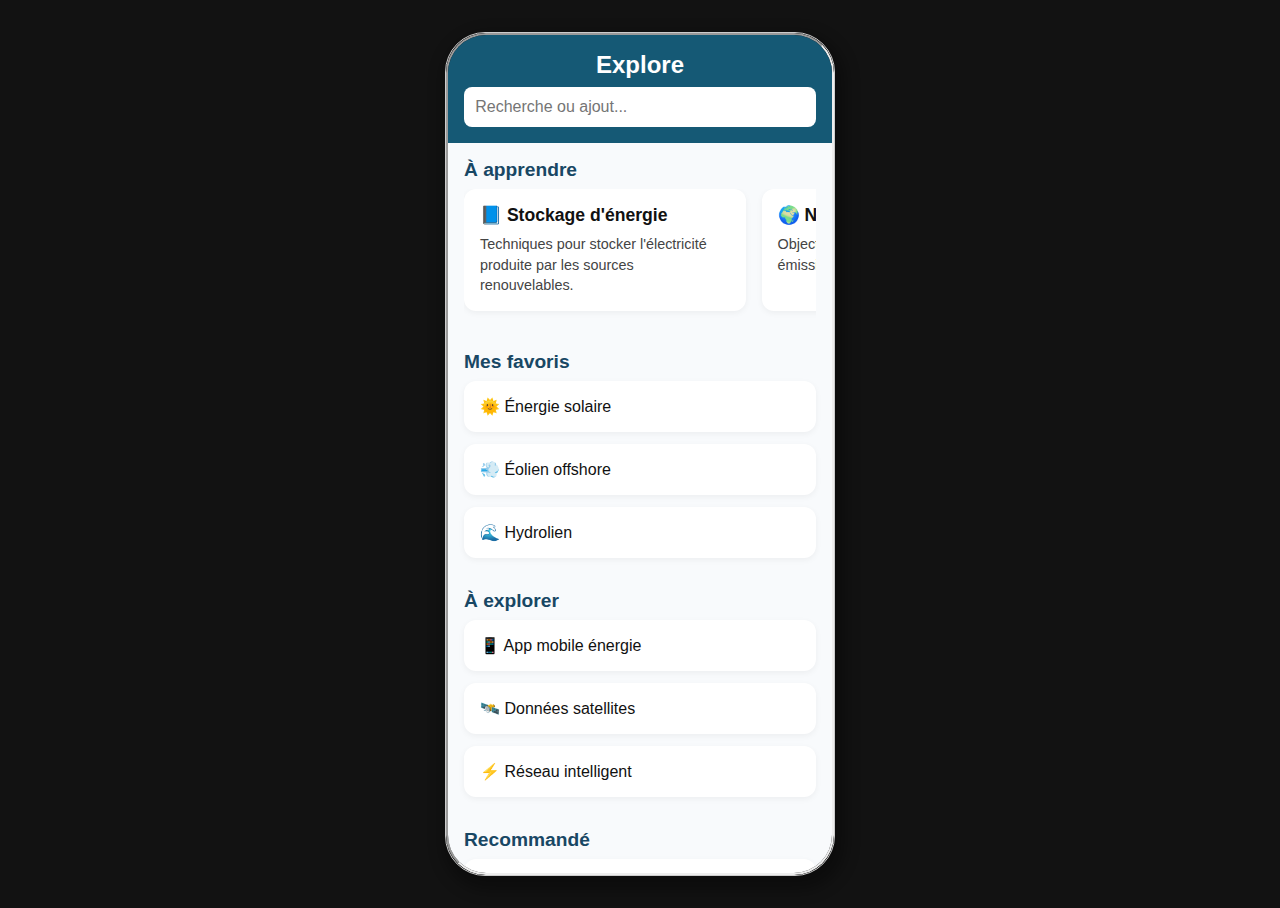
<file: index.html>
<!DOCTYPE html>
<html lang="en">
<head>
  <meta charset="UTF-8">
  <meta name="viewport" content="width=device-width, initial-scale=1.0">
  <title>Document</title>
  <link rel="stylesheet" href="style.css">
</head>
<body>


  <div class="mobile-frame">
    <iframe src="app.html"></iframe>
  </div>

</body>
</html>
</file>
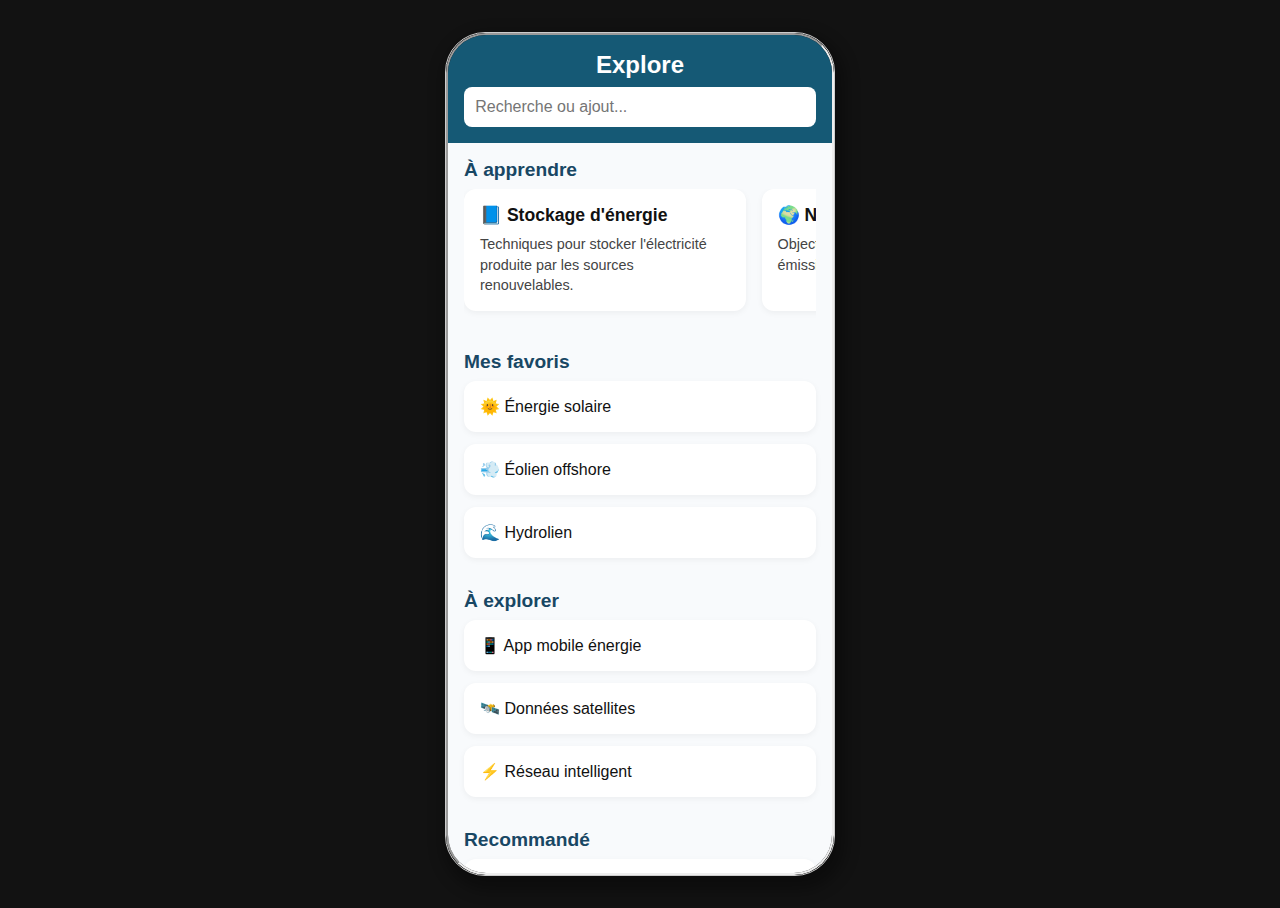
<file: docs/index.html>
<!DOCTYPE html>
<html lang="en">
<head>
  <meta charset="UTF-8">
  <meta name="viewport" content="width=device-width, initial-scale=1.0">
  <title>Document</title>
  <link rel="stylesheet" href="style.css">
</head>
<body>


  <div class="mobile-frame">
    <iframe src="../app/app.html"></iframe>
  </div>

</body>
</html>
</file>
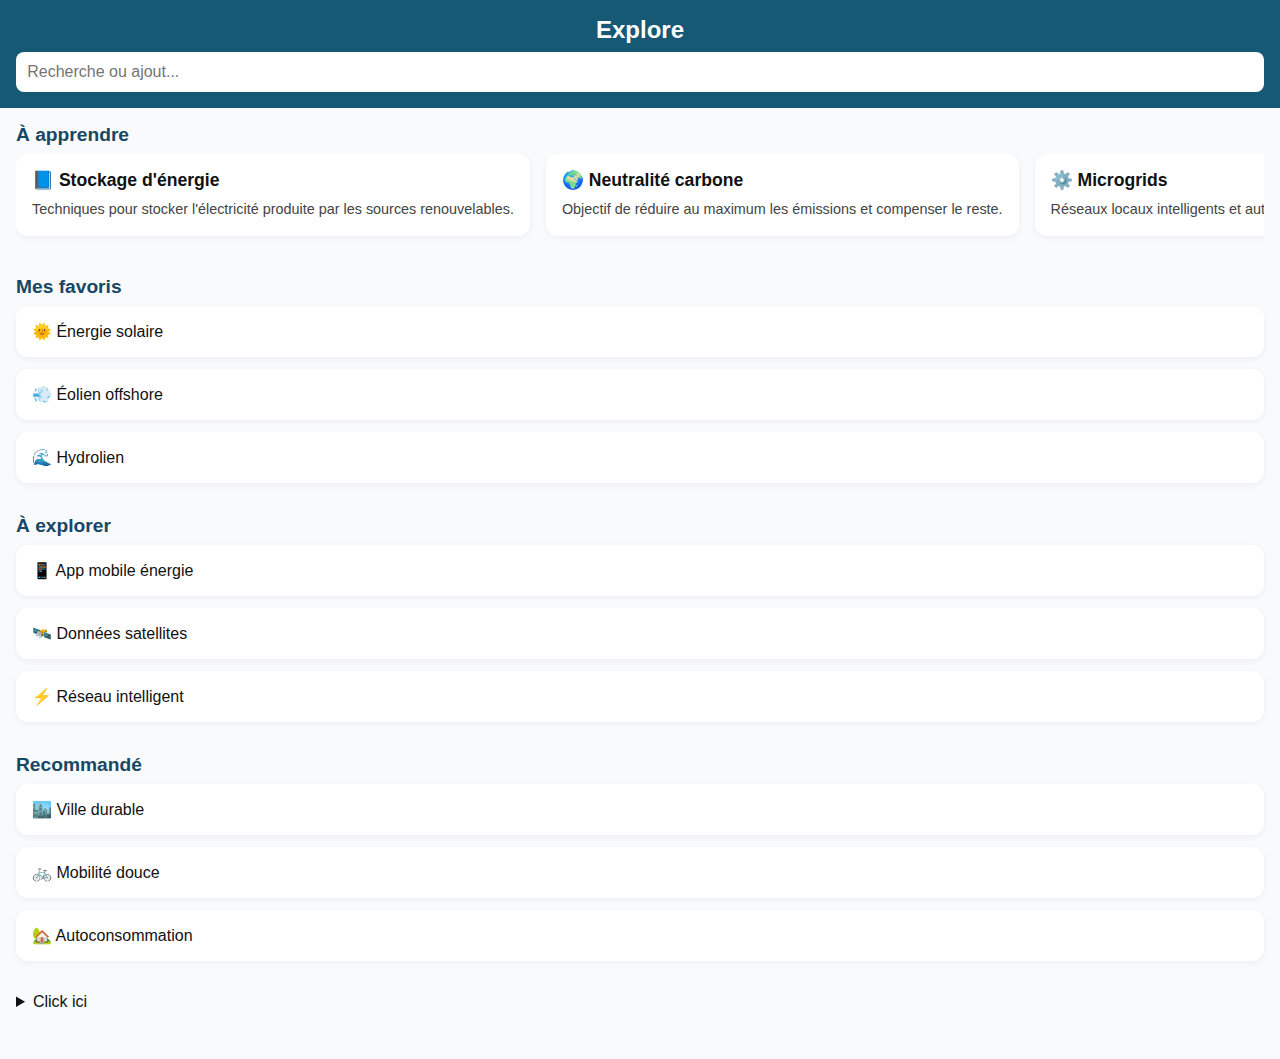
<file: app.html>
<!DOCTYPE html>
<html lang="fr">
<head>
  <meta charset="UTF-8" />
  <meta name="viewport" content="width=device-width, initial-scale=1.0"/>
  <title>Fake App</title>
  <link rel="stylesheet" href="app.css" />
</head>
<body>

  <header>
    <h1>Explore</h1>
    <input type="text" placeholder="Recherche ou ajout..." />
  </header>

  <main>

    <section>
      <h2>À apprendre</h2>
      <div class="horizontal-scroll">
        <div class="scroll-card">
          <h3>📘 Stockage d'énergie</h3>
          <p>Techniques pour stocker l'électricité produite par les sources renouvelables.</p>
        </div>
        <div class="scroll-card">
          <h3>🌍 Neutralité carbone</h3>
          <p>Objectif de réduire au maximum les émissions et compenser le reste.</p>
        </div>
        <div class="scroll-card">
          <h3>⚙️ Microgrids</h3>
          <p>Réseaux locaux intelligents et autonomes en énergie.</p>
        </div>
        <div class="scroll-card">
          <h3>🔋 Sodium-ion</h3>
          <p>Alternative prometteuse aux batteries lithium-ion traditionnelles.</p>
        </div>
        <div class="scroll-card">
          <h3>☁️ Prévisions météo</h3>
          <p>Utiles pour anticiper la production solaire ou éolienne.</p>
        </div>
        <div class="scroll-card">
          <h3>🧪 Innovations</h3>
          <p>Découvre les dernières avancées dans le secteur énergétique.</p>
        </div>
      </div>

    </section>

    <section>
      <h2>Mes favoris</h2>
      <div class="card">🌞 Énergie solaire</div>
      <div class="card">💨 Éolien offshore</div>
      <div class="card">🌊 Hydrolien</div>
    </section>

    <section>
      <h2>À explorer</h2>
      <div class="card">📱 App mobile énergie</div>
      <div class="card">🛰️ Données satellites</div>
      <div class="card">⚡ Réseau intelligent</div>
    </section>

    <section>
      <h2>Recommandé</h2>
      <div class="card">🏙️ Ville durable</div>
      <div class="card">🚲 Mobilité douce</div>
      <div class="card">🏡 Autoconsommation</div>
    </section>

    <section>
      <details class="animation-ouverture">
        <summary>Click ici</summary>
        <div class="contenu-cache">
          <p>Lorem ipsum dolor sit amet, consectetur adipiscing elit. Sed sit amet nulla auctor, vestibulum magna sed, convallis ex.</p>
          <p>Lorem ipsum dolor sit amet, consectetur adipiscing elit. Sed sit amet nulla auctor, vestibulum magna sed, convallis ex.</p>
        </div>
      </details>
    </section>


  </main>

</body>
</html>
</file>
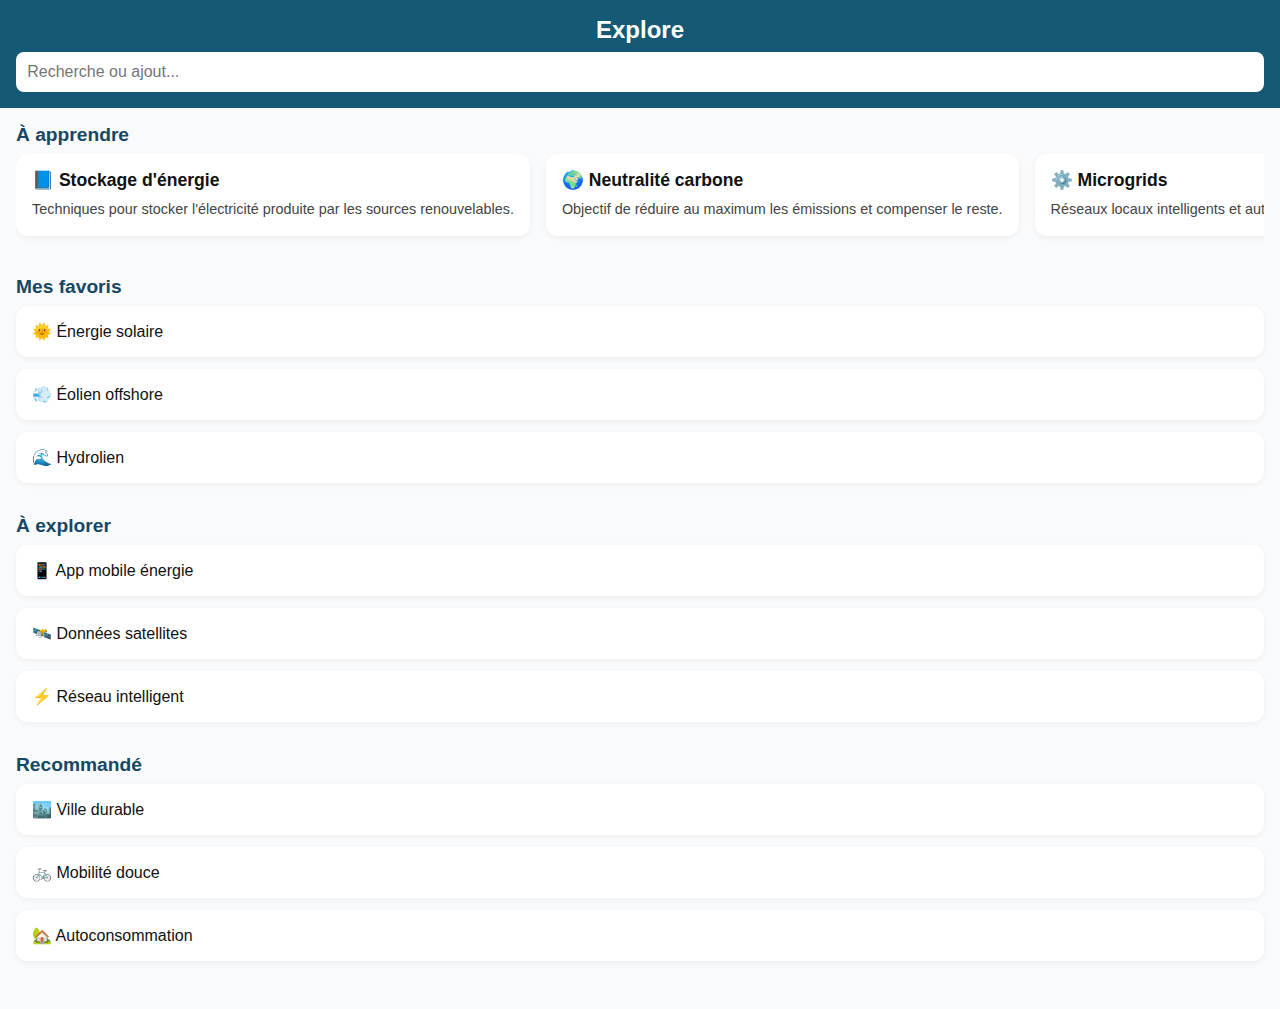
<file: app/app.html>
<!DOCTYPE html>
<html lang="fr">
<head>
  <meta charset="UTF-8" />
  <meta name="viewport" content="width=device-width, initial-scale=1.0"/>
  <title>Fake App</title>
  <link rel="stylesheet" href="app.css" />
</head>
<body>

  <header>
    <h1>Explore</h1>
    <input type="text" placeholder="Recherche ou ajout..." />
  </header>

  <main>

    <section>
      <h2>À apprendre</h2>
      <div class="horizontal-scroll">
        <div class="scroll-card">
          <h3>📘 Stockage d'énergie</h3>
          <p>Techniques pour stocker l'électricité produite par les sources renouvelables.</p>
        </div>
        <div class="scroll-card">
          <h3>🌍 Neutralité carbone</h3>
          <p>Objectif de réduire au maximum les émissions et compenser le reste.</p>
        </div>
        <div class="scroll-card">
          <h3>⚙️ Microgrids</h3>
          <p>Réseaux locaux intelligents et autonomes en énergie.</p>
        </div>
        <div class="scroll-card">
          <h3>🔋 Sodium-ion</h3>
          <p>Alternative prometteuse aux batteries lithium-ion traditionnelles.</p>
        </div>
        <div class="scroll-card">
          <h3>☁️ Prévisions météo</h3>
          <p>Utiles pour anticiper la production solaire ou éolienne.</p>
        </div>
        <div class="scroll-card">
          <h3>🧪 Innovations</h3>
          <p>Découvre les dernières avancées dans le secteur énergétique.</p>
        </div>
      </div>

    </section>

    <section>
      <h2>Mes favoris</h2>
      <div class="card">🌞 Énergie solaire</div>
      <div class="card">💨 Éolien offshore</div>
      <div class="card">🌊 Hydrolien</div>
    </section>

    <section>
      <h2>À explorer</h2>
      <div class="card">📱 App mobile énergie</div>
      <div class="card">🛰️ Données satellites</div>
      <div class="card">⚡ Réseau intelligent</div>
    </section>

    <section>
      <h2>Recommandé</h2>
      <div class="card">🏙️ Ville durable</div>
      <div class="card">🚲 Mobilité douce</div>
      <div class="card">🏡 Autoconsommation</div>
    </section>

  </main>

</body>
</html>
</file>
<file: style.css>
*{
  margin: 0;
  padding: 0;
  box-sizing: border-box;
}

body{
  overscroll-behavior: none;
  background: #121212;
}
.mobile-frame {
  width: 390px;
  height: 844px;
  border: 1px solid #ccc;
  border-radius: 40px;
  overflow: hidden;
  box-shadow: 4px 8px 15px 6px rgb(0 0 0 / 33%);
    margin: 2rem auto;
}

iframe{
  width: 100%;
  height: 100%;
  border-radius: inherit;
}
</file>
<file: docs/style.css>
*{
  margin: 0;
  padding: 0;
  box-sizing: border-box;
}

body{
  overscroll-behavior: none;
  background: #121212;
}
.mobile-frame {
  width: 390px;
  height: 844px;
  border: 1px solid #ccc;
  border-radius: 40px;
  overflow: hidden;
  box-shadow: 4px 8px 15px 6px rgb(0 0 0 / 33%);
    margin: 2rem auto;
}

iframe{
  width: 100%;
  height: 100%;
  border-radius: inherit;
}
</file>
<file: app.css>
*{
  margin: 0;
  padding: 0;
  box-sizing: border-box;
  -ms-overflow-style: none;  /* IE and Edge */
  scrollbar-width: none;  /* Firefox */

}
*::-webkit-scrollbar {
  display: none;/* Chrome, Safari and Opera */

}
body {
  margin: 0;
  font-family: 'Segoe UI', sans-serif;
  background-color: #f8fafc;
  color: #111;
  height: 100%;
}

header {
  background-color: #155975;
  color: white;
  padding: 1rem;
  text-align: center;
}

header h1 {
  margin: 0 0 0.5rem;
  font-size: 1.5rem;
}

header input {
  width: 100%;
  padding: 0.7rem;
  border: none;
  border-radius: 8px;
  font-size: 1rem;
}

main {
  padding: 1rem;
  height: calc(100% - 120px);
  overflow-y: auto;
  overflow-x: hidden;
}

section {
  margin-bottom: 2rem;
}
section:first-of-type {
  width: calc(100% + 16px);
  padding-right: 16px;
}

h2 {
  font-size: 1.2rem;
  margin-bottom: 0.5rem;
  color: #184764;
}

.card {
  background: white;
  border-radius: 12px;
  padding: 1rem;
  margin-bottom: 0.75rem;
  box-shadow: 0 2px 6px rgba(0, 0, 0, 0.05);
  transition: transform 0.2s;
}

.card:hover {
  transform: scale(1.02);
}

.horizontal-scroll {
  display: flex;
  overflow-x: auto;
  gap: 1rem;
  padding-bottom: 0.5rem;
  scroll-snap-type: x mandatory;
}




.scroll-card {
  flex: 0 0 auto;
  max-width: 80%;
  min-width: 200px;
  background: #fff;
  border-radius: 12px;
  padding: 1rem;
  box-shadow: 0 2px 6px rgba(0, 0, 0, 0.05);
  scroll-snap-align: start;
}
.scroll-card h3 {
  margin: 0 0 0.5rem;
  font-size: 1.1rem;
}

.scroll-card p {
  font-size: 0.9rem;
  color: #444;
  line-height: 1.4;
}



details {
  max-height: 4rem; /* Set a max-height value just enough to show the summary */
  overflow: hidden; /* Hide the rest of the content */
  transition: max-height 2000ms ease-out; /* Animate the change */
}

input:checked + details,
details:has(input:checked) {
    max-height: 1276px; /* Set a max-height value enough to show all the content */
}
</file>
<file: app/app.css>
*{
  margin: 0;
  padding: 0;
  box-sizing: border-box;
  -ms-overflow-style: none;  /* IE and Edge */
  scrollbar-width: none;  /* Firefox */

}
*::-webkit-scrollbar {
  display: none;/* Chrome, Safari and Opera */

}
body {
  margin: 0;
  font-family: 'Segoe UI', sans-serif;
  background-color: #f8fafc;
  color: #111;
  height: 100%;
}

header {
  background-color: #155975;
  color: white;
  padding: 1rem;
  text-align: center;
}

header h1 {
  margin: 0 0 0.5rem;
  font-size: 1.5rem;
}

header input {
  width: 100%;
  padding: 0.7rem;
  border: none;
  border-radius: 8px;
  font-size: 1rem;
}

main {
  padding: 1rem;
  height: calc(100% - 120px);
  overflow-y: auto;
  overflow-x: hidden;
}

section {
  margin-bottom: 2rem;
}
section:first-of-type {
  width: calc(100% + 16px);
  padding-right: 16px;
}

h2 {
  font-size: 1.2rem;
  margin-bottom: 0.5rem;
  color: #184764;
}

.card {
  background: white;
  border-radius: 12px;
  padding: 1rem;
  margin-bottom: 0.75rem;
  box-shadow: 0 2px 6px rgba(0, 0, 0, 0.05);
  transition: transform 0.2s;
}

.card:hover {
  transform: scale(1.02);
}

.horizontal-scroll {
  display: flex;
  overflow-x: auto;
  gap: 1rem;
  padding-bottom: 0.5rem;
  scroll-snap-type: x mandatory;
}




.scroll-card {
  flex: 0 0 auto;
  max-width: 80%;
  min-width: 200px;
  background: #fff;
  border-radius: 12px;
  padding: 1rem;
  box-shadow: 0 2px 6px rgba(0, 0, 0, 0.05);
  scroll-snap-align: start;
}
.scroll-card h3 {
  margin: 0 0 0.5rem;
  font-size: 1.1rem;
}

.scroll-card p {
  font-size: 0.9rem;
  color: #444;
  line-height: 1.4;
}
</file>
